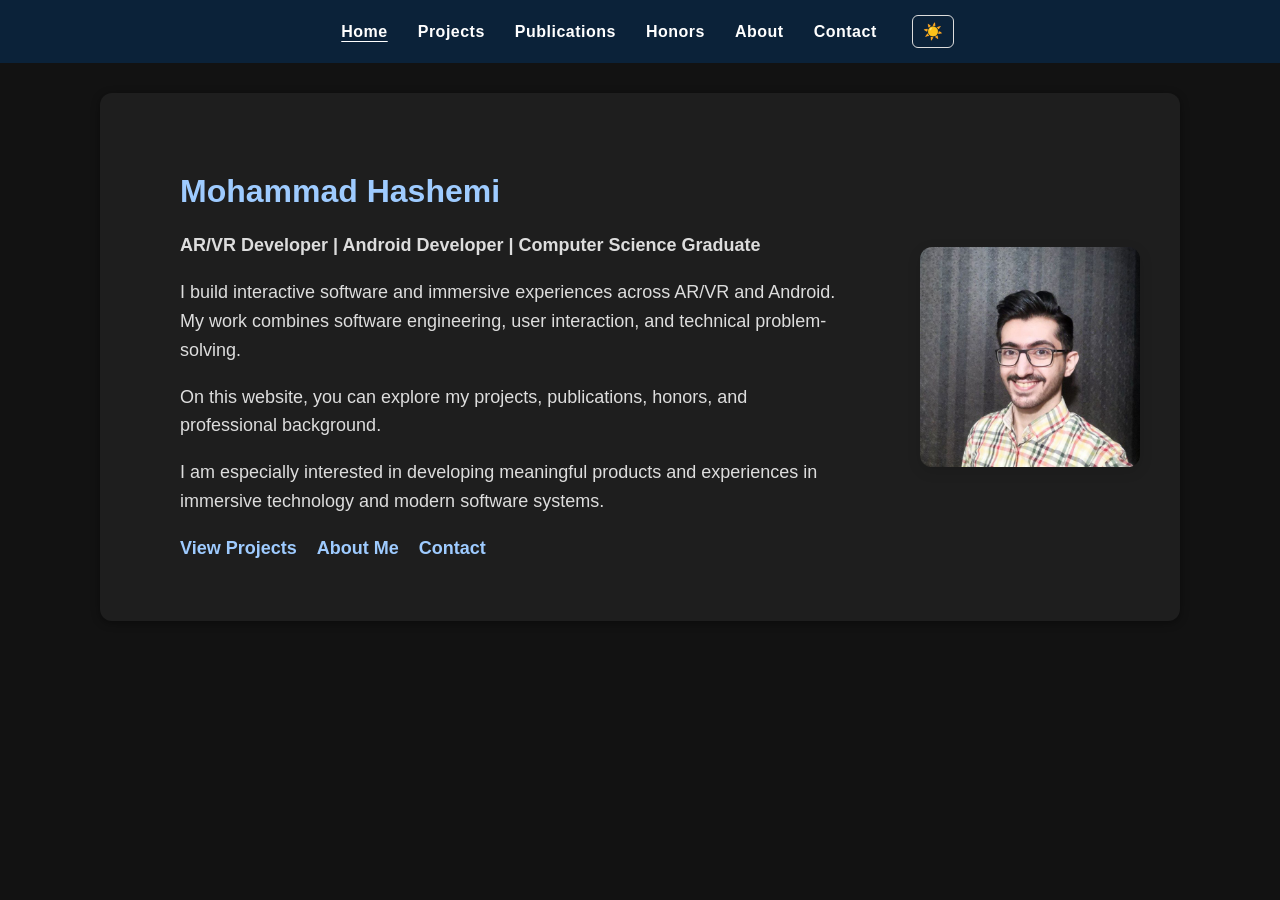
<file: index.html>
<!DOCTYPE html>
<html>

<head>
    <title>Mohammad Hashemi</title>
    <meta charset="UTF-8">
    <meta name="viewport" content="width=device-width, initial-scale=1.0">
    <link rel="stylesheet" href="css/style.css">
    <link rel="icon" sizes="32x32" href="images/favicon.png">
    <link rel="apple-touch-icon" href="images/favicon.png">
</head>

<body>

<nav>
    <a href="index.html" class="active">Home</a>
    <a href="projects.html">Projects</a>
    <a href="publications.html">Publications</a>
    <a href="honors.html">Honors</a>
    <a href="about.html">About</a>
    <a href="contact.html">Contact</a>
    <button id="theme-toggle" type="button">🌙</button>
</nav>

<div class="container hero">

    <div class="hero-content">
        
        <div class="hero-text">
            <h1>Mohammad Hashemi</h1>
            
            <p><strong>AR/VR Developer | Android Developer | Computer Science Graduate</strong></p>
            
            <p>
            I build interactive software and immersive experiences across AR/VR and Android.
            My work combines software engineering, user interaction, and technical problem-solving.
            </p>
            
            <p>
            On this website, you can explore my projects, publications, honors, and professional background.
            </p>
            
            <p>
            I am especially interested in developing meaningful products and experiences in immersive technology and modern software systems.
            </p>
            <p class="hero-links">
                <a href="projects.html">View Projects</a>
                <a href="about.html">About Me</a>
                <a href="contact.html">Contact</a>
            </p>
        </div>
        
        <div class="hero-image">
            <img src="images/profile/profile.jpg" alt="Mohammad Hashemi">
        </div>
    
    </div>

</div>
<script src="js/theme.js"></script>
</body>

</html>
</file>
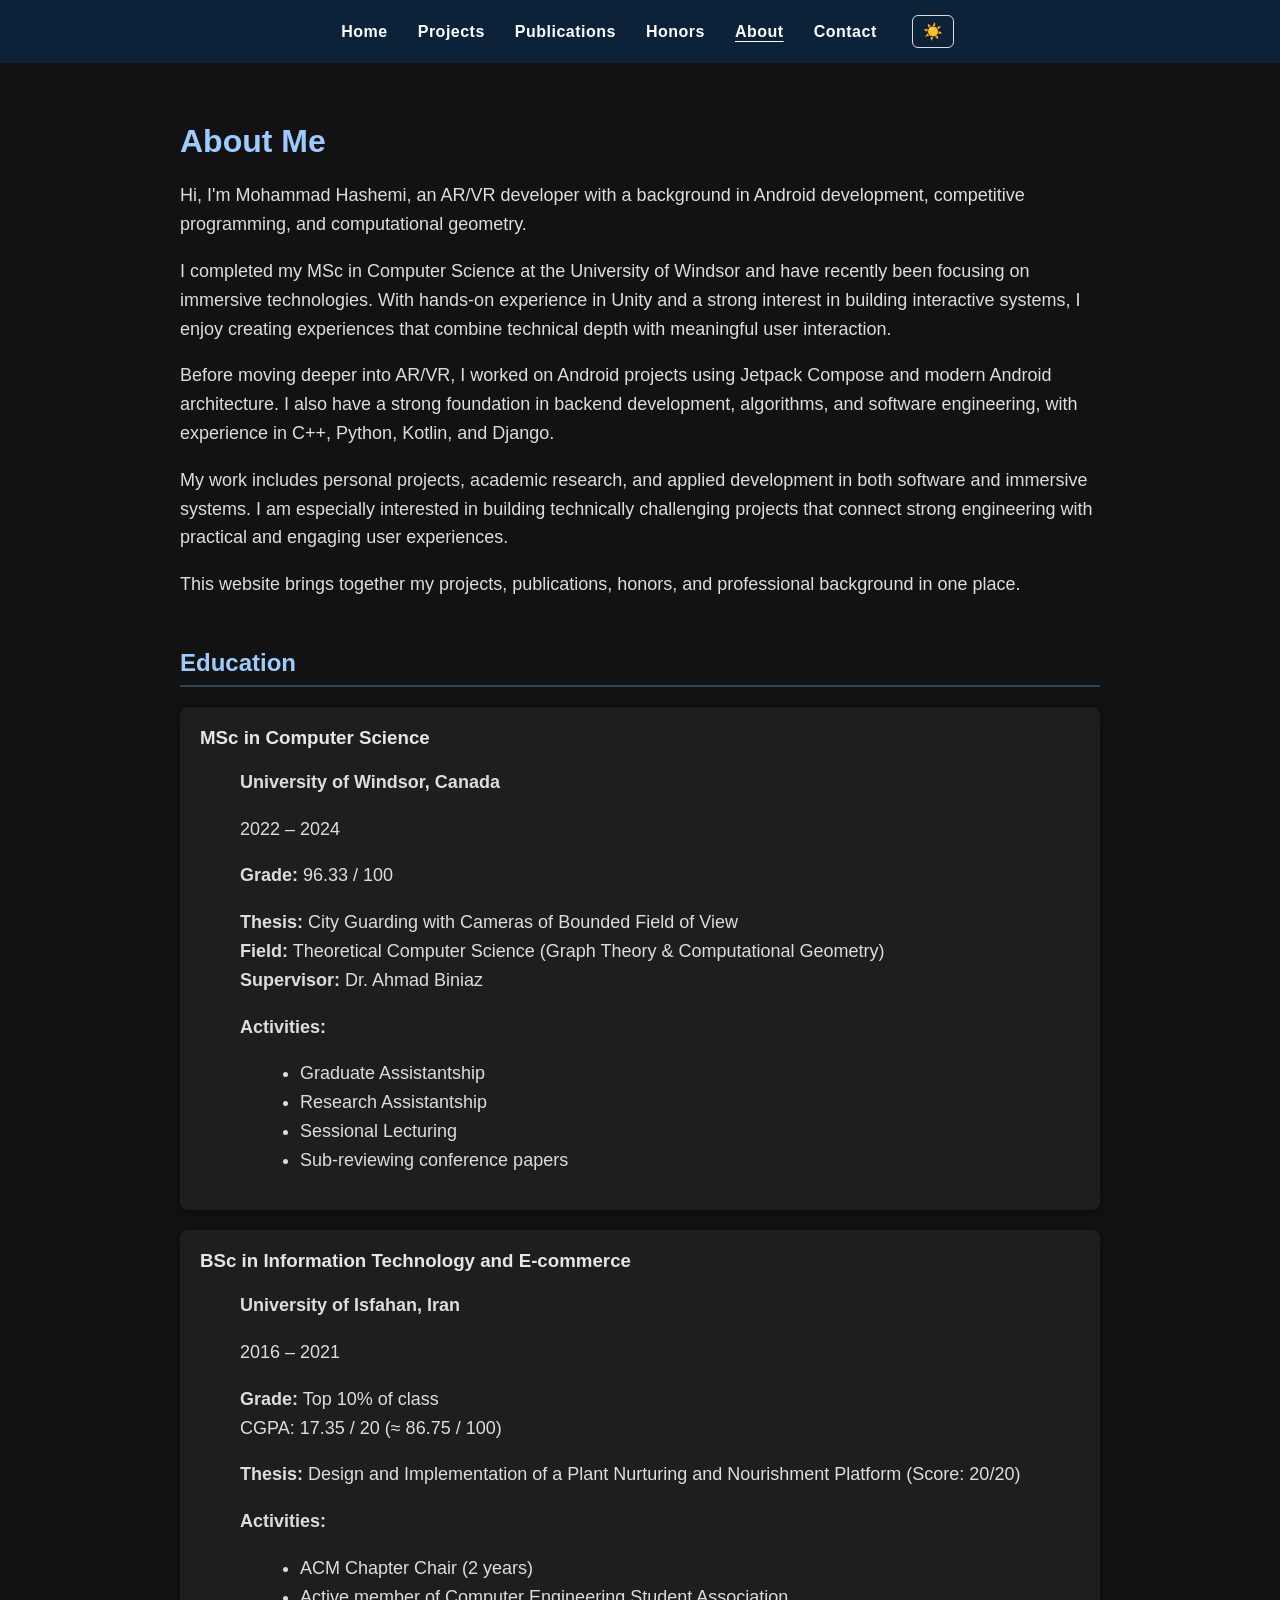
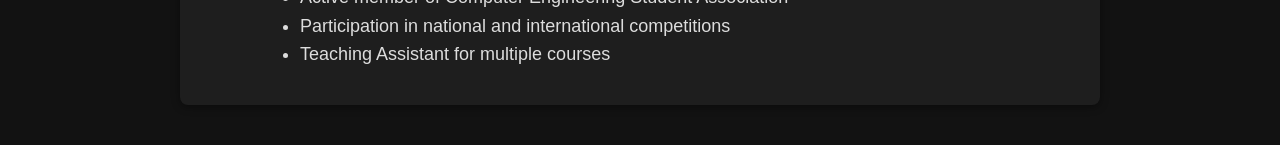
<file: about.html>
<!DOCTYPE html>
<html>

<head>
    <title>About</title>
    <meta charset="UTF-8">
    <meta name="viewport" content="width=device-width, initial-scale=1.0">
    <link rel="stylesheet" href="css/style.css">
    <link rel="icon" sizes="32x32" href="images/favicon.png">
    <link rel="apple-touch-icon" href="images/favicon.png">
</head>

<body>

<nav>
    <a href="index.html">Home</a>
    <a href="projects.html">Projects</a>
    <a href="publications.html">Publications</a>
    <a href="honors.html">Honors</a>
    <a href="about.html" class="active">About</a>
    <a href="contact.html">Contact</a>
    <button id="theme-toggle" type="button">🌙</button>
</nav>

<div class="container">
<h1>About Me</h1>

<p>
Hi, I'm Mohammad Hashemi, an AR/VR developer with a background in Android development, competitive programming, and computational geometry.
</p>

<p>
I completed my MSc in Computer Science at the University of Windsor and have recently been focusing on immersive technologies. With hands-on experience in Unity and a strong interest in building interactive systems, I enjoy creating experiences that combine technical depth with meaningful user interaction.
</p>

<p>
Before moving deeper into AR/VR, I worked on Android projects using Jetpack Compose and modern Android architecture. I also have a strong foundation in backend development, algorithms, and software engineering, with experience in C++, Python, Kotlin, and Django.
</p>

<p>
My work includes personal projects, academic research, and applied development in both software and immersive systems. I am especially interested in building technically challenging projects that connect strong engineering with practical and engaging user experiences.
</p>

<p>
This website brings together my projects, publications, honors, and professional background in one place.
</p>
    
<h2>Education</h2>

<div class="project-card">

<h3>MSc in Computer Science</h3>
<p><strong>University of Windsor, Canada</strong></p>
<p>2022 – 2024</p>

<p><strong>Grade:</strong> 96.33 / 100</p>

<p>
<strong>Thesis:</strong> City Guarding with Cameras of Bounded Field of View<br>
<strong>Field:</strong> Theoretical Computer Science (Graph Theory & Computational Geometry)<br>
<strong>Supervisor:</strong> Dr. Ahmad Biniaz
</p>

<p><strong>Activities:</strong></p>
<ul>
    <li>Graduate Assistantship</li>
    <li>Research Assistantship</li>
    <li>Sessional Lecturing</li>
    <li>Sub-reviewing conference papers</li>
</ul>

</div>

<div class="project-card">

<h3>BSc in Information Technology and E-commerce</h3>
<p><strong>University of Isfahan, Iran</strong></p>
<p>2016 – 2021</p>

<p>
<strong>Grade:</strong> Top 10% of class<br>
CGPA: 17.35 / 20 (≈ 86.75 / 100)
</p>

<p>
<strong>Thesis:</strong> Design and Implementation of a Plant Nurturing and Nourishment Platform (Score: 20/20)
</p>

<p><strong>Activities:</strong></p>
<ul>
    <li>ACM Chapter Chair (2 years)</li>
    <li>Active member of Computer Engineering Student Association</li>
    <li>Participation in national and international competitions</li>
    <li>Teaching Assistant for multiple courses</li>
</ul>

</div>
    
</div>
<script src="js/theme.js"></script>
</body>

</html>
</file>
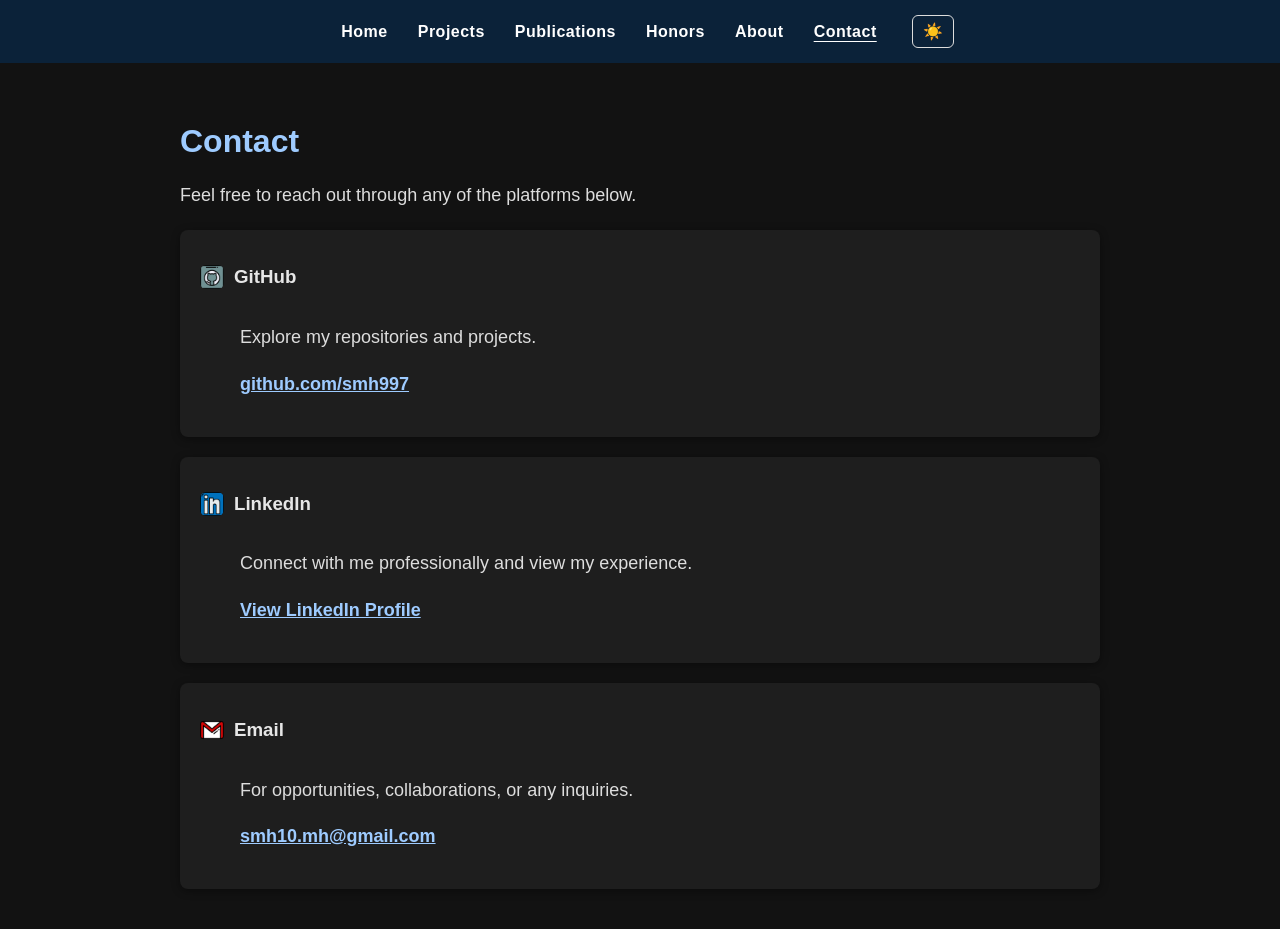
<file: contact.html>
<!DOCTYPE html>
<html>

<head>
    <title>Contact</title>
    <meta charset="UTF-8">
    <meta name="viewport" content="width=device-width, initial-scale=1.0">
    <link rel="stylesheet" href="css/style.css">
    <link rel="icon" sizes="32x32" href="images/favicon.png">
    <link rel="apple-touch-icon" href="images/favicon.png">
</head>

<body>

<nav>
    <a href="index.html">Home</a>
    <a href="projects.html">Projects</a>
    <a href="publications.html">Publications</a>
    <a href="honors.html">Honors</a>
    <a href="about.html">About</a>
    <a href="contact.html" class="active">Contact</a>
    <button id="theme-toggle" type="button">🌙</button>
</nav>

<div class="container">
<h1>Contact</h1>

<p>
Feel free to reach out through any of the platforms below.
</p>

<div class="project-card contact-card">

<h3><img src="images/icons/github.png" alt="GitHub icon" class="contact-icon"> GitHub</h3>
<p>
Explore my repositories and projects.
</p>
<p>
<a href="https://github.com/smh997" target="_blank">github.com/smh997</a>
</p>

</div>

<div class="project-card contact-card">

<h3><img src="images/icons/linkedin.png" alt="LinkedIn icon" class="contact-icon"> LinkedIn</h3>
<p>
Connect with me professionally and view my experience.
</p>
<p>
<a href="https://www.linkedin.com/in/mohammad-hashemi1997" target="_blank">View LinkedIn Profile</a>
</p>

</div>

<div class="project-card contact-card">

<h3><img src="images/icons/gmail.png" alt="Gmail icon" class="contact-icon"> Email</h3>
<p>
For opportunities, collaborations, or any inquiries.
</p>
<p>
<a href="mailto:smh10.mh@gmail.com?subject=Contact from your website">smh10.mh@gmail.com</a>
</p>

</div>
</div>
<script src="js/theme.js"></script>
</body>

</html>
</file>
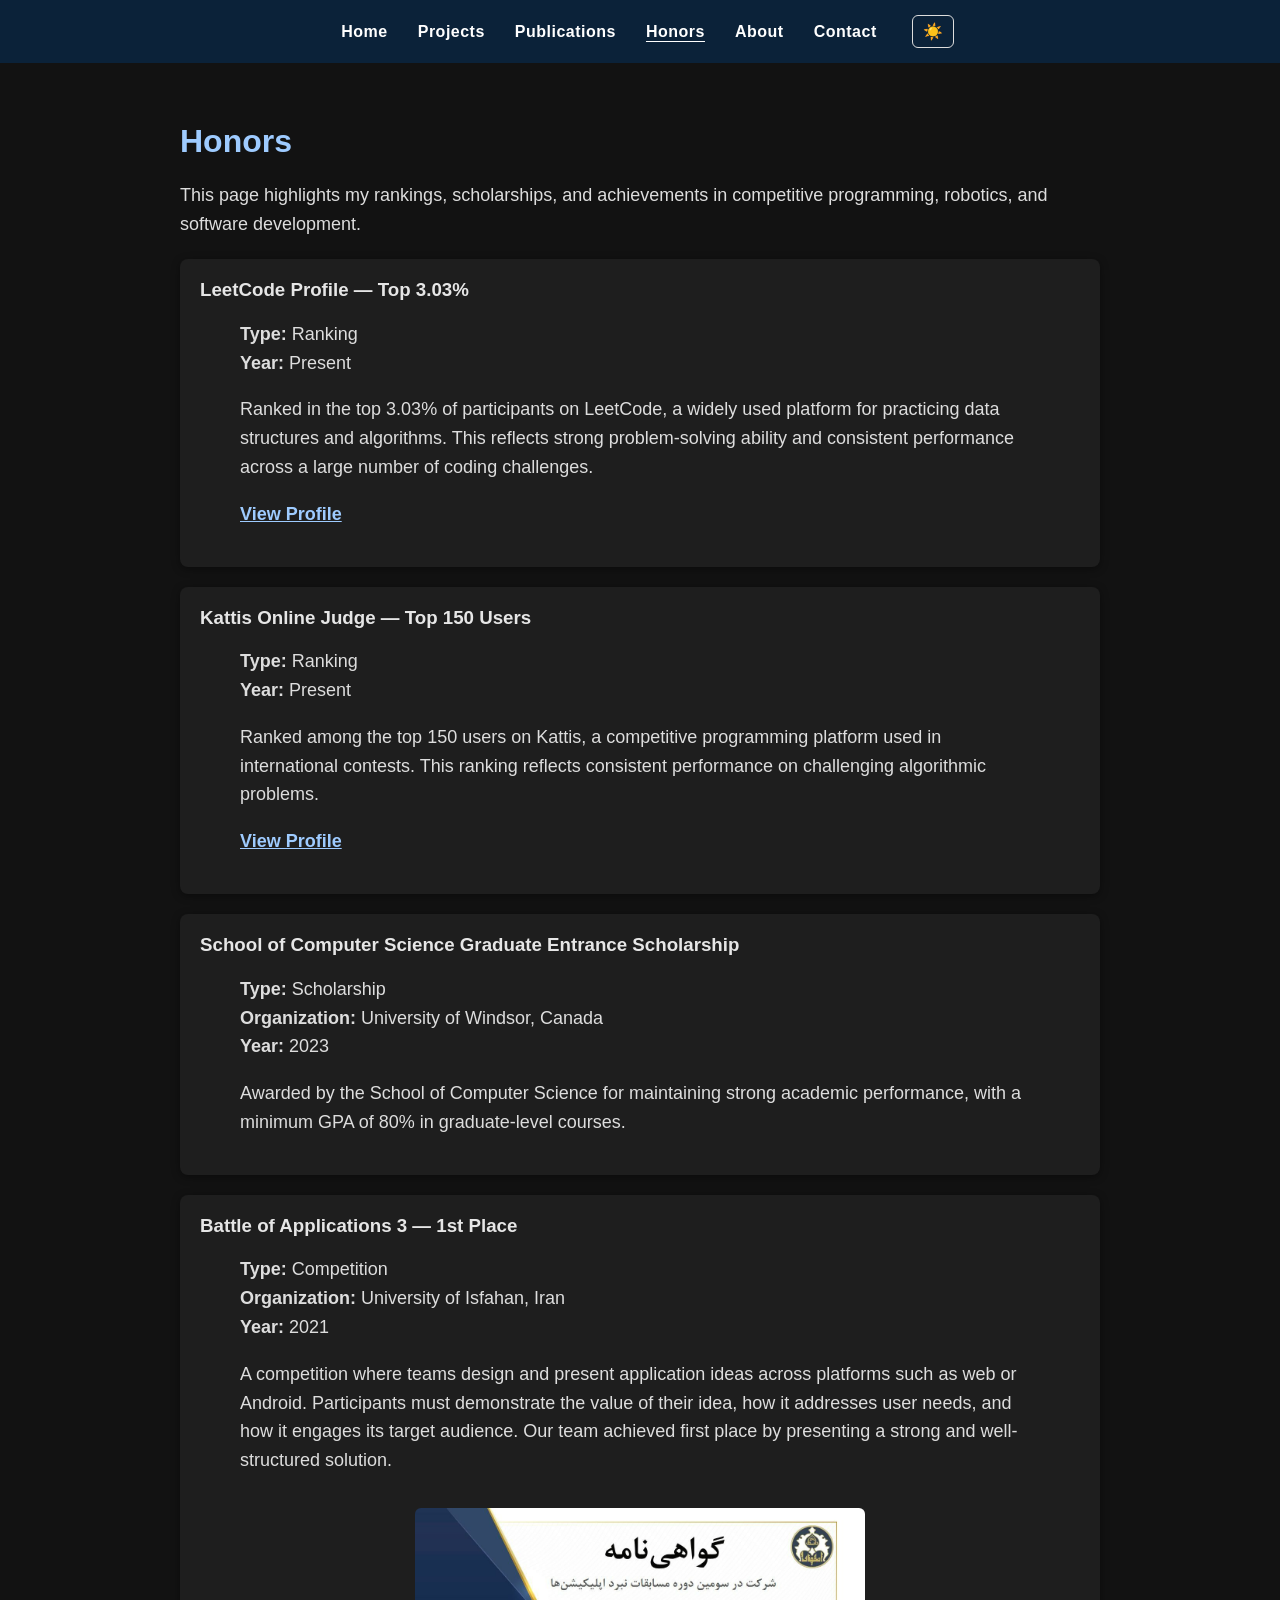
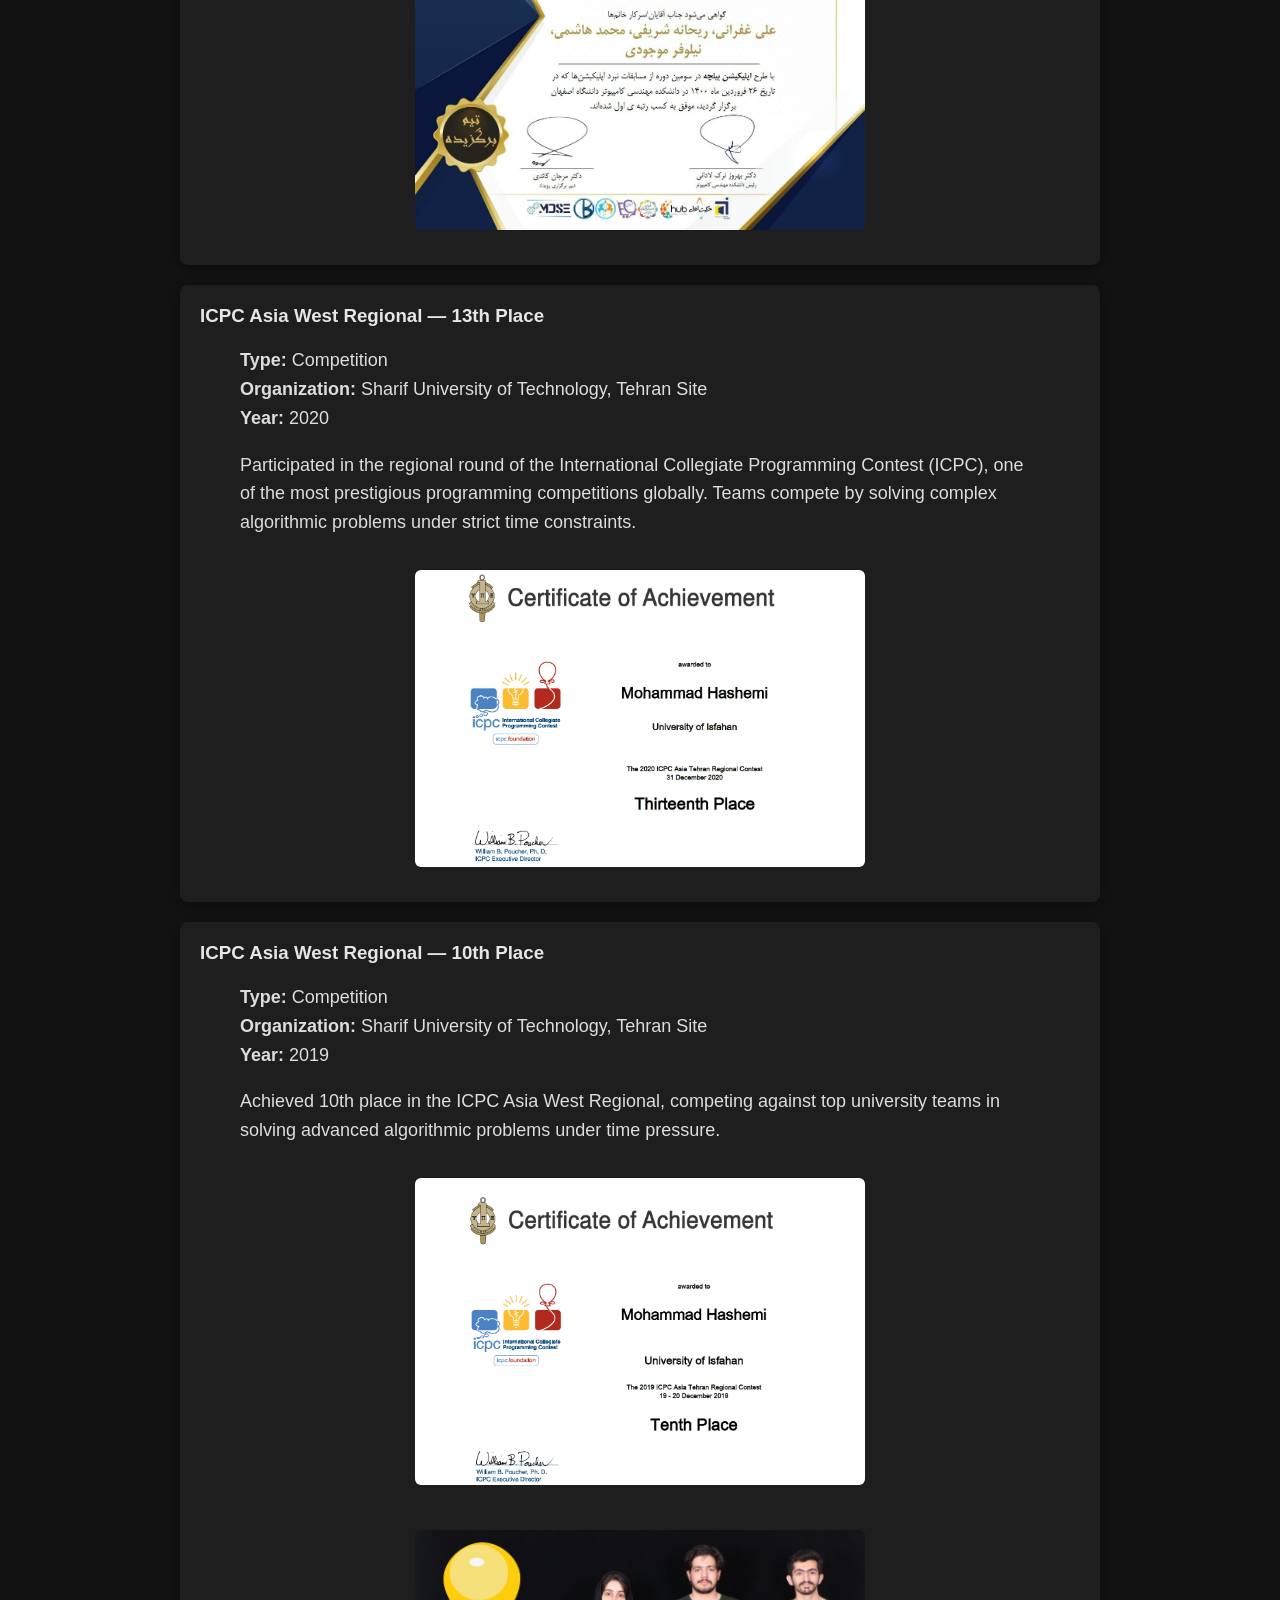
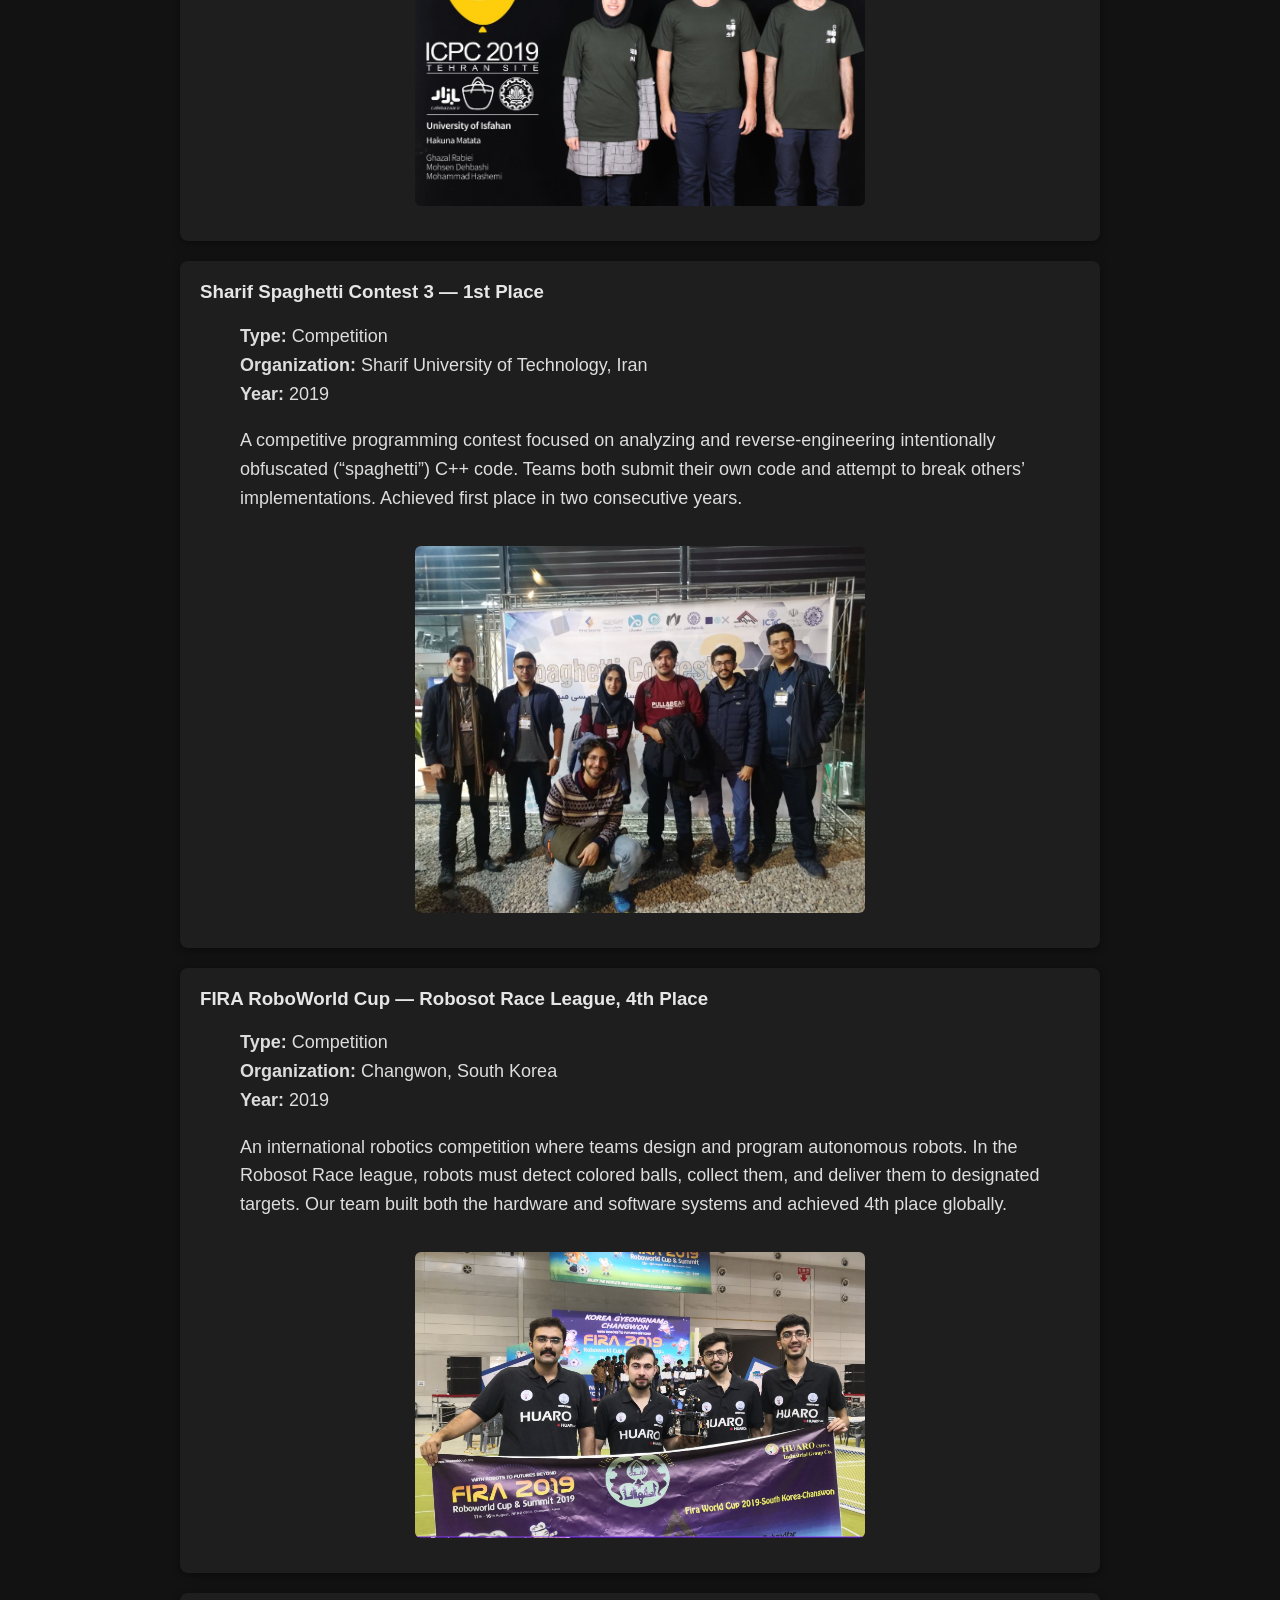
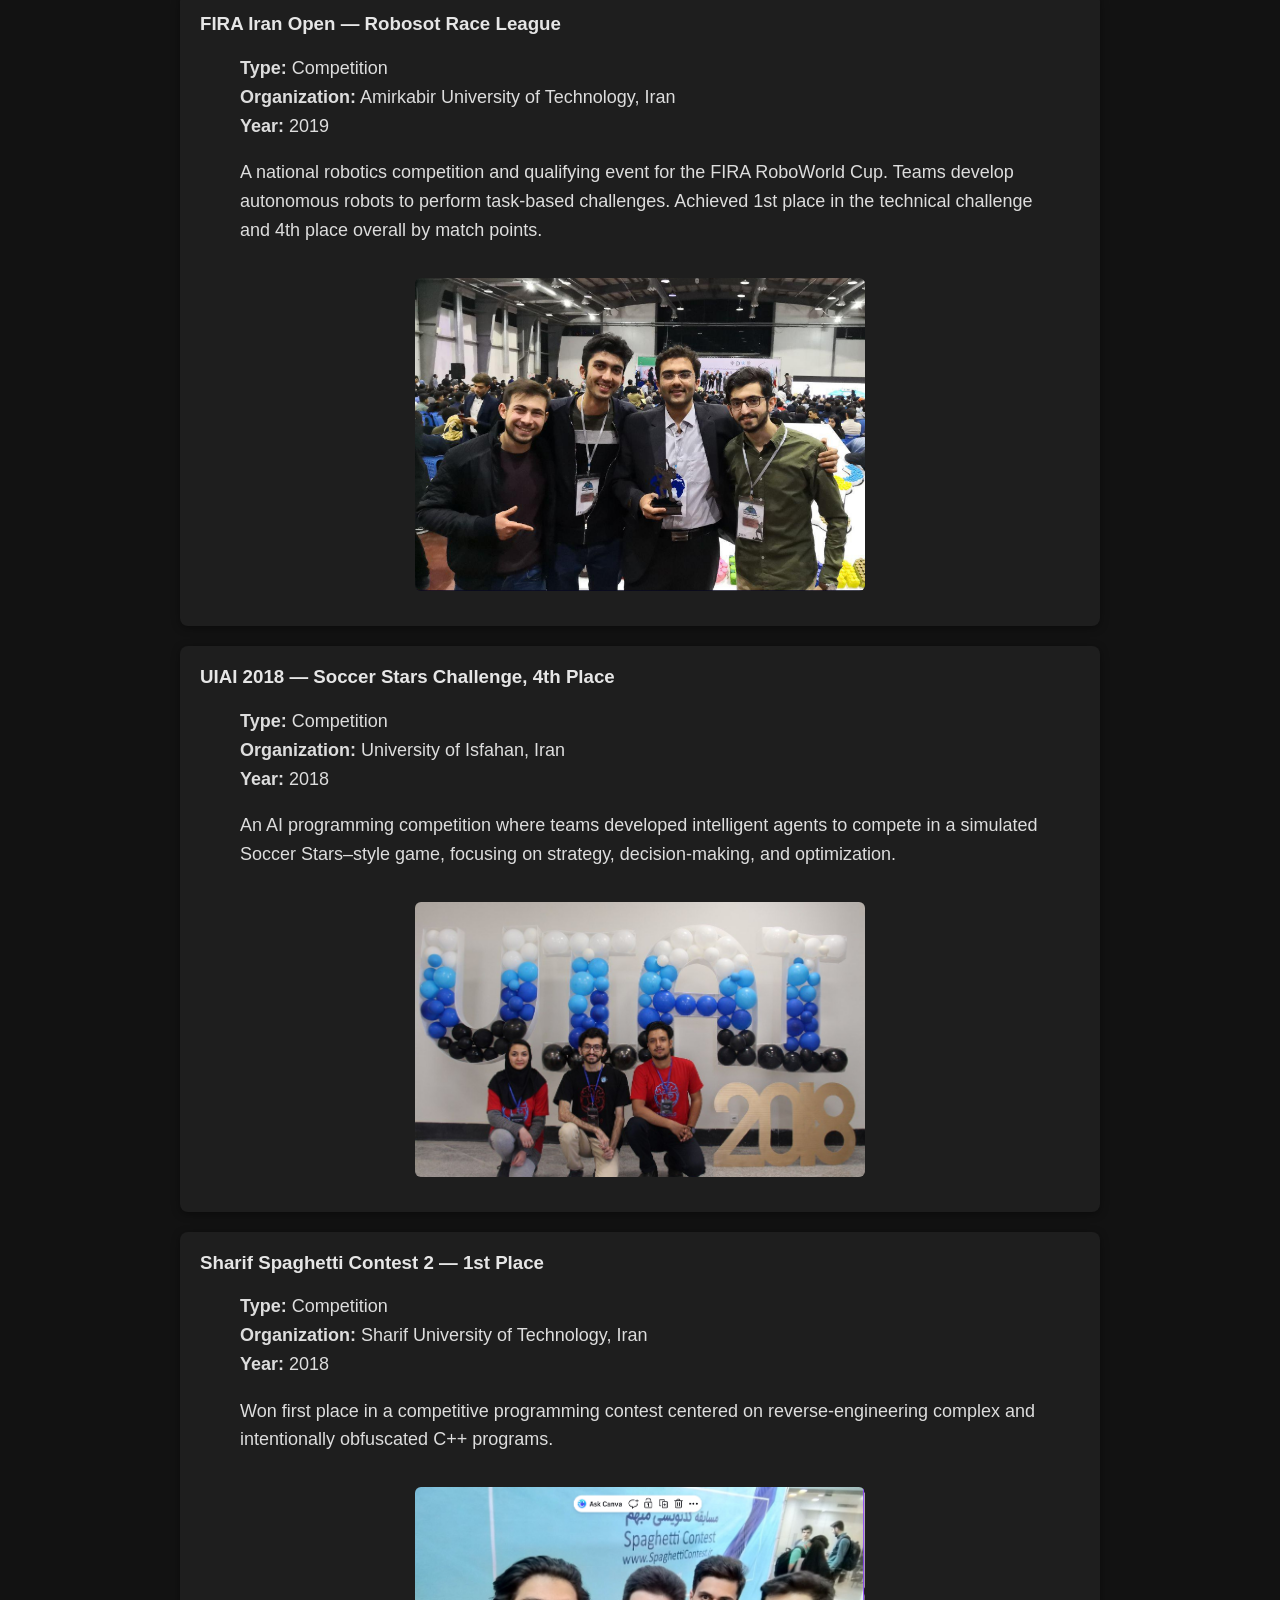
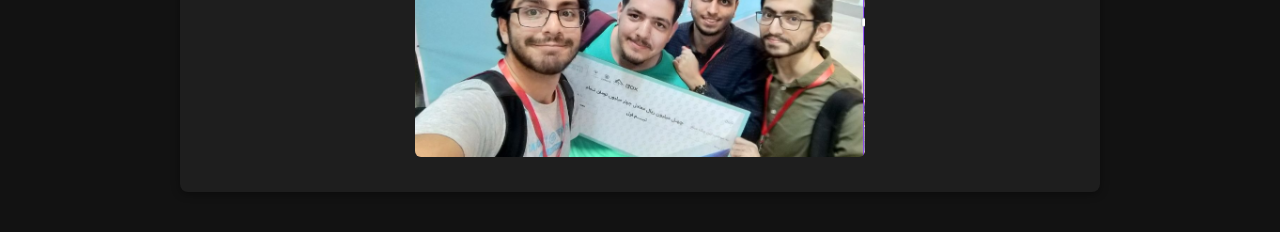
<file: honors.html>
<!DOCTYPE html>
<html>

<head>
    <title>Honors</title>
    <meta charset="UTF-8">
    <meta name="viewport" content="width=device-width, initial-scale=1.0">
    <link rel="stylesheet" href="css/style.css">
    <link rel="icon" sizes="32x32" href="images/favicon.png">
    <link rel="apple-touch-icon" href="images/favicon.png">
</head>

<body>

<nav>
    <a href="index.html">Home</a>
    <a href="projects.html">Projects</a>
    <a href="publications.html">Publications</a>
    <a href="honors.html" class="active">Honors</a>
    <a href="about.html">About</a>
    <a href="contact.html">Contact</a>
    <button id="theme-toggle" type="button">🌙</button>
</nav>

<div class="container">
<h1>Honors</h1>

<p>
This page highlights my rankings, scholarships, and achievements in competitive programming, robotics, and software development.
</p>

<div class="project-card">
<h3>LeetCode Profile — Top 3.03%</h3>
<p><strong>Type:</strong> Ranking<br><strong>Year:</strong> Present</p>
<p>
Ranked in the top 3.03% of participants on LeetCode, a widely used platform for practicing data structures and algorithms. This reflects strong problem-solving ability and consistent performance across a large number of coding challenges.
</p>
<p>
<a href="https://leetcode.com/u/smh997/" target="_blank">View Profile</a>
</p>
</div>

<div class="project-card">
<h3>Kattis Online Judge — Top 150 Users</h3>
<p><strong>Type:</strong> Ranking<br><strong>Year:</strong> Present</p>
<p>
Ranked among the top 150 users on Kattis, a competitive programming platform used in international contests. This ranking reflects consistent performance on challenging algorithmic problems.
</p>
<p>
<a href="https://open.kattis.com/users/mohammad-hashemi" target="_blank">View Profile</a>
</p>
</div>

<div class="project-card">
<h3>School of Computer Science Graduate Entrance Scholarship</h3>
<p>
<strong>Type:</strong> Scholarship<br>
<strong>Organization:</strong> University of Windsor, Canada<br>
<strong>Year:</strong> 2023
</p>
<p>
Awarded by the School of Computer Science for maintaining strong academic performance, with a minimum GPA of 80% in graduate-level courses.
</p>
</div>

<div class="project-card">
<h3>Battle of Applications 3 — 1st Place</h3>
<p>
<strong>Type:</strong> Competition<br>
<strong>Organization:</strong> University of Isfahan, Iran<br>
<strong>Year:</strong> 2021
</p>
<p>
A competition where teams design and present application ideas across platforms such as web or Android. Participants must demonstrate the value of their idea, how it addresses user needs, and how it engages its target audience. Our team achieved first place by presenting a strong and well-structured solution.
</p>
<div class="honor-media">
    <img src="images/certificates/battle-app-cert.png">
</div>
</div>

<div class="project-card">
<h3>ICPC Asia West Regional — 13th Place</h3>
<p>
<strong>Type:</strong> Competition<br>
<strong>Organization:</strong> Sharif University of Technology, Tehran Site<br>
<strong>Year:</strong> 2020
</p>
<p>
Participated in the regional round of the International Collegiate Programming Contest (ICPC), one of the most prestigious programming competitions globally. Teams compete by solving complex algorithmic problems under strict time constraints.
</p>
<div class="honor-media">
    <img src="images/certificates/Icpc-2020-cert.PNG">
</div>
</div>

<div class="project-card">
<h3>ICPC Asia West Regional — 10th Place</h3>
<p>
<strong>Type:</strong> Competition<br>
<strong>Organization:</strong> Sharif University of Technology, Tehran Site<br>
<strong>Year:</strong> 2019
</p>
<p>
Achieved 10th place in the ICPC Asia West Regional, competing against top university teams in solving advanced algorithmic problems under time pressure.
</p>
<div class="honor-media">
    <img src="images/certificates/Icpc-2019-cert.PNG">
</div>

<div class="honor-media">
    <img src="images/honors/icpc-2019.PNG">
</div>
</div>

<div class="project-card">
<h3>Sharif Spaghetti Contest 3 — 1st Place</h3>
<p>
<strong>Type:</strong> Competition<br>
<strong>Organization:</strong> Sharif University of Technology, Iran<br>
<strong>Year:</strong> 2019
</p>
<p>
A competitive programming contest focused on analyzing and reverse-engineering intentionally obfuscated (“spaghetti”) C++ code. Teams both submit their own code and attempt to break others’ implementations. Achieved first place in two consecutive years.
</p>
<div class="honor-media">
    <img src="images/honors/Spaghetti-3.jpg">
</div>
</div>

<div class="project-card">
<h3>FIRA RoboWorld Cup — Robosot Race League, 4th Place</h3>
<p>
<strong>Type:</strong> Competition<br>
<strong>Organization:</strong> Changwon, South Korea<br>
<strong>Year:</strong> 2019
</p>
<p>
An international robotics competition where teams design and program autonomous robots. In the Robosot Race league, robots must detect colored balls, collect them, and deliver them to designated targets. Our team built both the hardware and software systems and achieved 4th place globally.
</p>
<div class="honor-media">
    <img src="images/honors/Fira-Korea.PNG">
</div>
</div>

<div class="project-card">
<h3>FIRA Iran Open — Robosot Race League</h3>
<p>
<strong>Type:</strong> Competition<br>
<strong>Organization:</strong> Amirkabir University of Technology, Iran<br>
<strong>Year:</strong> 2019
</p>
<p>
A national robotics competition and qualifying event for the FIRA RoboWorld Cup. Teams develop autonomous robots to perform task-based challenges. Achieved 1st place in the technical challenge and 4th place overall by match points.
</p>
<div class="honor-media">
    <img src="images/honors/Fira-Iran-Open.PNG">
</div>
</div>

<div class="project-card">
<h3>UIAI 2018 — Soccer Stars Challenge, 4th Place</h3>
<p>
<strong>Type:</strong> Competition<br>
<strong>Organization:</strong> University of Isfahan, Iran<br>
<strong>Year:</strong> 2018
</p>
<p>
An AI programming competition where teams developed intelligent agents to compete in a simulated Soccer Stars–style game, focusing on strategy, decision-making, and optimization.
</p>
<div class="honor-media">
    <img src="images/honors/uiai-2018.PNG">
</div>
</div>

<div class="project-card">
<h3>Sharif Spaghetti Contest 2 — 1st Place</h3>
<p>
<strong>Type:</strong> Competition<br>
<strong>Organization:</strong> Sharif University of Technology, Iran<br>
<strong>Year:</strong> 2018
</p>
<p>
Won first place in a competitive programming contest centered on reverse-engineering complex and intentionally obfuscated C++ programs.
</p>
<div class="honor-media">
    <img src="images/honors/Spaghetti-2.PNG">
</div>
</div>
</div>
<script src="js/theme.js"></script>
</body>

</html>
</file>
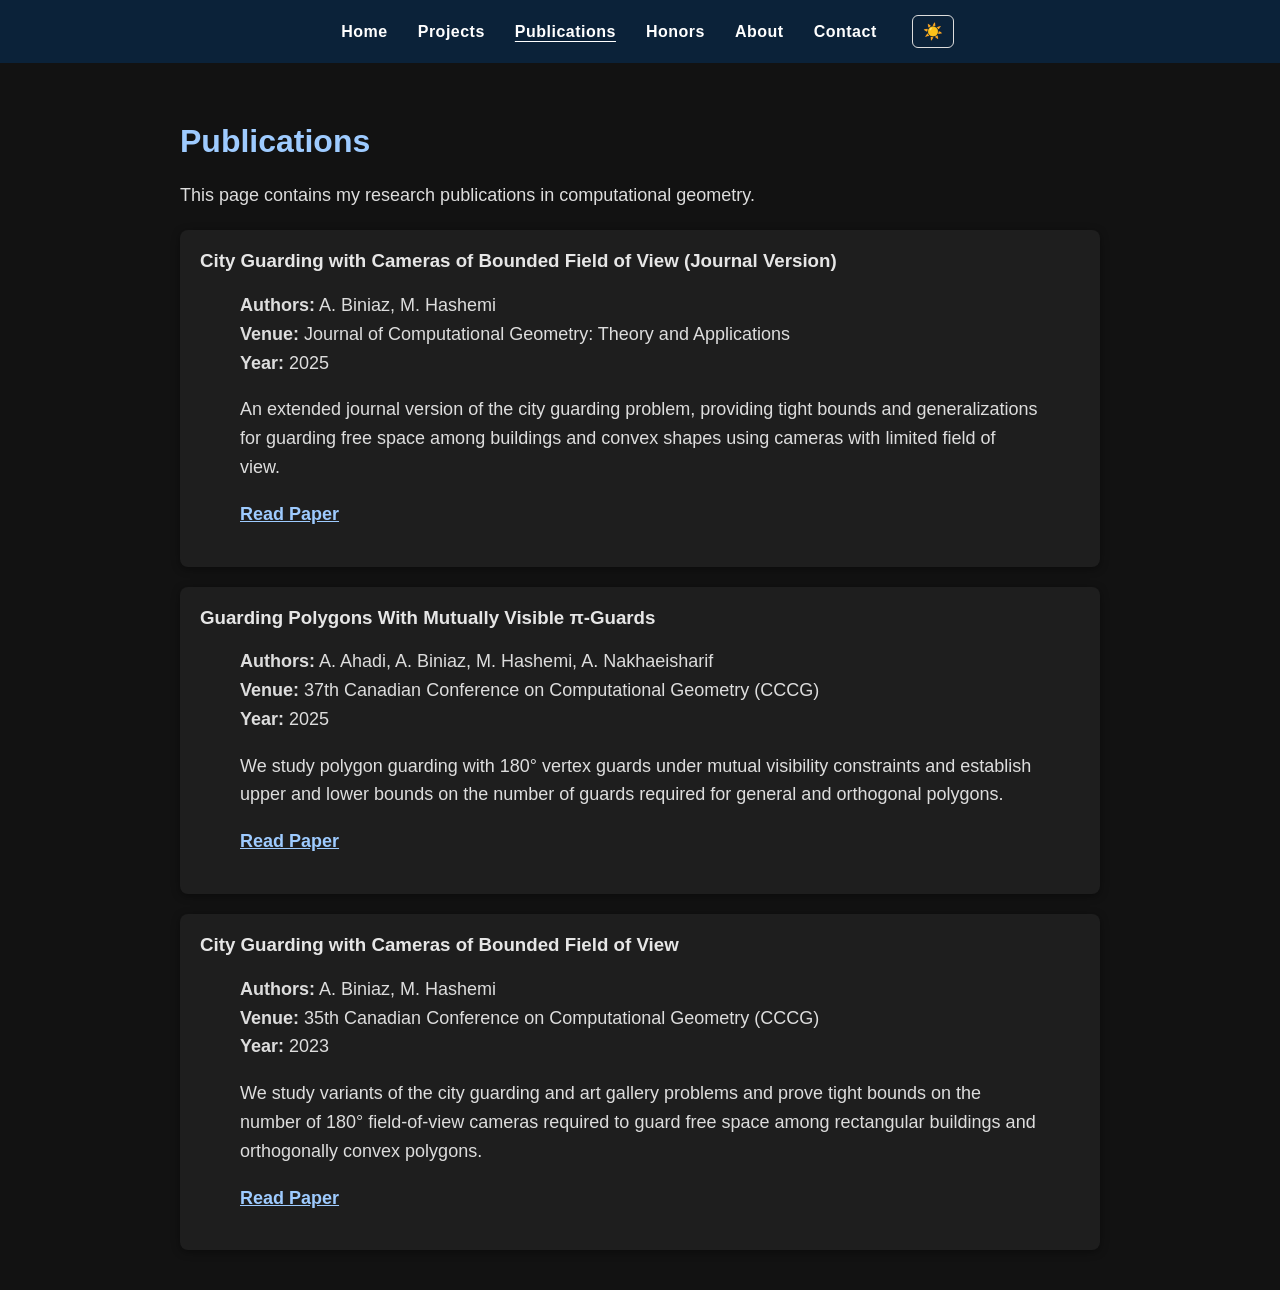
<file: publications.html>
<!DOCTYPE html>
<html>

<head>
    <title>Publications</title>
    <meta charset="UTF-8">
    <meta name="viewport" content="width=device-width, initial-scale=1.0">
    <link rel="stylesheet" href="css/style.css">
    <link rel="icon" sizes="32x32" href="images/favicon.png">
    <link rel="apple-touch-icon" href="images/favicon.png">
</head>

<body>

<nav>
    <a href="index.html">Home</a>
    <a href="projects.html">Projects</a>
    <a href="publications.html" class="active">Publications</a>
    <a href="honors.html">Honors</a>
    <a href="about.html">About</a>
    <a href="contact.html">Contact</a>
    <button id="theme-toggle" type="button">🌙</button>
</nav>

<div class="container">
<h1>Publications</h1>

<p>
This page contains my research publications in computational geometry.
</p>

<div class="project-card">
<h3>City Guarding with Cameras of Bounded Field of View (Journal Version)</h3>

<p>
<strong>Authors:</strong> A. Biniaz, M. Hashemi<br>
<strong>Venue:</strong> Journal of Computational Geometry: Theory and Applications<br>
<strong>Year:</strong> 2025
</p>

<p>
An extended journal version of the city guarding problem, providing tight bounds and generalizations for guarding free space among buildings and convex shapes using cameras with limited field of view.
</p>

<p>
<a href="https://www.sciencedirect.com/science/article/abs/pii/S0925772125000689" target="_blank">Read Paper</a>
</p>
</div>

<div class="project-card">
<h3>Guarding Polygons With Mutually Visible π-Guards</h3>

<p>
<strong>Authors:</strong> A. Ahadi, A. Biniaz, M. Hashemi, A. Nakhaeisharif<br>
<strong>Venue:</strong> 37th Canadian Conference on Computational Geometry (CCCG)<br>
<strong>Year:</strong> 2025
</p>

<p>
We study polygon guarding with 180° vertex guards under mutual visibility constraints and establish upper and lower bounds on the number of guards required for general and orthogonal polygons.
</p>

<p>
<a href="https://cccg-wads-2025.eecs.yorku.ca/cccg-papers/4A1.pdf" target="_blank">Read Paper</a>
</p>
</div>

<div class="project-card">
<h3>City Guarding with Cameras of Bounded Field of View</h3>

<p>
<strong>Authors:</strong> A. Biniaz, M. Hashemi<br>
<strong>Venue:</strong> 35th Canadian Conference on Computational Geometry (CCCG)<br>
<strong>Year:</strong> 2023
</p>

<p>
We study variants of the city guarding and art gallery problems and prove tight bounds on the number of 180° field-of-view cameras required to guard free space among rectangular buildings and orthogonally convex polygons.
</p>

<p>
<a href="https://cglab.ca/~biniaz/papers/City%20Guarding.pdf" target="_blank">Read Paper</a>
</p>
</div>
</div>
<script src="js/theme.js"></script>
</body>

</html>
</file>
<file: css/style.css>
body {
    font-family: Arial, sans-serif;
    margin: 0;
    background-color: #f5f5f5;
    color: #222;
}

html {
    scroll-behavior: smooth;
}

a {
    transition: color 0.2s ease;
}

nav {
    background-color: #1f3a5f;
    padding: 15px 20px;
    display: flex;
    justify-content: center;
    align-items: center;
    flex-wrap: wrap;
}

nav a {
    color: white;
    text-decoration: none;
    margin: 0 15px;
    font-weight: bold;
    letter-spacing: 0.5px;
    transition: color 0.2s ease, opacity 0.2s ease;
}

nav a:hover {
    text-decoration: underline;
    opacity: 0.9;
}

nav a.active {
    text-decoration: underline;
    text-underline-offset: 4px;
}

#theme-toggle {
    margin-left: 20px;
    background: none;
    border: 1px solid white;
    color: white;
    padding: 6px 10px;
    border-radius: 6px;
    cursor: pointer;
    font-size: 16px;
    transition: transform 0.15s ease, background-color 0.2s ease;
}

#theme-toggle:hover {
    background-color: rgba(255, 255, 255, 0.15);
    transform: translateY(-1px);
}

.container {
    max-width: 1000px;
    margin: 0 auto;
    padding: 20px;
}

h1, h2, p, ul {
    margin-left: 40px;
    margin-right: 40px;
}

h1 {
    margin-top: 40px;
    color: #1f3a5f;
}

h2 {
    margin-top: 50px;
    color: #1f3a5f;
    border-bottom: 2px solid #d9e2ef;
    padding-bottom: 8px;
}

p, li {
    font-size: 18px;
    line-height: 1.6;
}

ul {
    padding-left: 60px;
}

.project-card {
    background-color: white;
    border-radius: 8px;
    padding: 20px;
    margin: 20px 40px;
    box-shadow: 0 2px 6px rgba(0, 0, 0, 0.1);
    transition: transform 0.2s ease, box-shadow 0.2s ease;
}

.project-card:hover {
    transform: translateY(-3px);
    box-shadow: 0 4px 12px rgba(0, 0, 0, 0.12);
}

.project-card h3 {
    margin-top: 0;
}

.project-card a {
    color: #1f3a5f;
    font-weight: bold;
}

.project-card img,
.project-card video {
    display: block;
    max-width: 100%;
    height: auto;
    margin: 15px 0;
    border-radius: 6px;
}

.hero {
    background-color: white;
    padding: 40px;
    border-radius: 12px;
    margin-top: 30px;
    box-shadow: 0 2px 8px rgba(0, 0, 0, 0.08);
}

.hero p {
    margin-bottom: 18px;
}

.hero-content {
    display: flex;
    align-items: center;
    justify-content: space-between;
    gap: 40px;
}

.hero-text {
    flex: 1;
}

.hero-links a {
    display: inline-block;
    margin-right: 15px;
    text-decoration: none;
    font-weight: bold;
    color: #1f3a5f;
}

.hero-links a:hover {
    text-decoration: underline;
}

.hero-image img {
    display: block;
    width: 220px;
    height: auto;
    border-radius: 12px;
    box-shadow: 0 4px 14px rgba(0, 0, 0, 0.12);
}

.media-row {
    display: flex;
    flex-wrap: wrap;
    gap: 12px;
    margin: 15px 0;
    justify-content: center;
}

.media-row img {
    width: calc(33.33% - 8px);
    max-width: calc(33.33% - 8px);
    height: auto;
    border-radius: 6px;
}

.media-row video {
    width: 100%;
    max-width: 600px;
    border-radius: 6px;
}

.arvr-media-row {
    display: flex;
    flex-wrap: wrap;
    gap: 12px;
    margin: 15px 0;
    justify-content: center;
}

.arvr-media-row img {
    width: calc(50% - 8px);
    max-width: calc(50% - 8px);
    height: auto;
    object-fit: contain;
    border-radius: 6px;
}

.arvr-media-row video {
    width: 100%;
    max-width: 700px;
    height: auto;
    border-radius: 6px;
}

.quick-links a {
    color: #1f3a5f;
    font-weight: bold;
    text-decoration: none;
    margin-right: 12px;
}

.quick-links a:hover {
    text-decoration: underline;
}

.honor-media {
    display: flex;
    flex-direction: column;
    align-items: center;
    gap: 16px;
    margin-top: 15px;
}

.honor-media img {
    max-width: 450px;
    width: auto;
    height: auto;
    border-radius: 6px;
}

.projects-grid {
    display: grid;
    grid-template-columns: repeat(auto-fit, minmax(320px, 1fr));
    gap: 24px;
    margin: 25px 40px;
}

.projects-grid .project-card {
    margin: 0;
    height: 100%;
}

.contact-card h3 {
    display: flex;
    align-items: center;
    gap: 10px;
}

.contact-icon {
    width: 24px;
    height: 24px;
    object-fit: contain;
    flex-shrink: 0;
}

@media (max-width: 800px) {
    .hero-content {
        flex-direction: column-reverse;
        text-align: center;
    }

    .hero-image img {
        width: 180px;
    }

    .media-row img {
        width: calc(50% - 8px);
        max-width: calc(50% - 8px);
    }

    .arvr-media-row img {
        width: 100%;
        max-width: 100%;
    }
}

@media (max-width: 700px) {
    nav a {
        margin: 8px 10px;
    }

    #theme-toggle {
        margin-top: 10px;
    }
}

@media (max-width: 700px) {
    .contact-card h3 {
        gap: 8px;
    }

    .contact-icon {
        width: 22px;
        height: 22px;
    }
}

@media (max-width: 700px) {
    h1, h2, p, ul {
        margin-left: 20px;
        margin-right: 20px;
    }

    .project-card {
        margin: 20px 20px;
    }

    .container {
        padding: 10px;
    }
}

@media (max-width: 700px) {
    .honor-media {
        margin-left: 0;
        margin-right: 0;
    }

    .honor-media img {
        width: 100%;
        max-width: 100%;
    }
}

/* ===== DARK MODE ===== */

body.dark-mode {
    background-color: #121212;
    color: #e6e6e6;
}

body.dark-mode nav {
    background-color: #0b2239;
}

body.dark-mode nav a.active {
    color: #ffffff;
}

body.dark-mode p,
body.dark-mode li {
    color: #dddddd;
}

body.dark-mode h1,
body.dark-mode h2 {
    color: #9ecbff;
}

body.dark-mode .project-card a,
body.dark-mode .quick-links a,
body.dark-mode .hero-links a {
    color: #9ecbff;
}

body.dark-mode .project-card,
body.dark-mode .hero {
    background-color: #1e1e1e;
    box-shadow: 0 2px 8px rgba(0, 0, 0, 0.4);
}

body.dark-mode h2 {
    border-bottom: 2px solid #2f4358;
}

body.dark-mode #theme-toggle {
    border-color: #dddddd;
    color: #dddddd;
}

body.dark-mode #theme-toggle:hover {
    background-color: rgba(255, 255, 255, 0.1);
}

body.dark-mode .contact-icon {
    filter: brightness(1);
}
</file>
